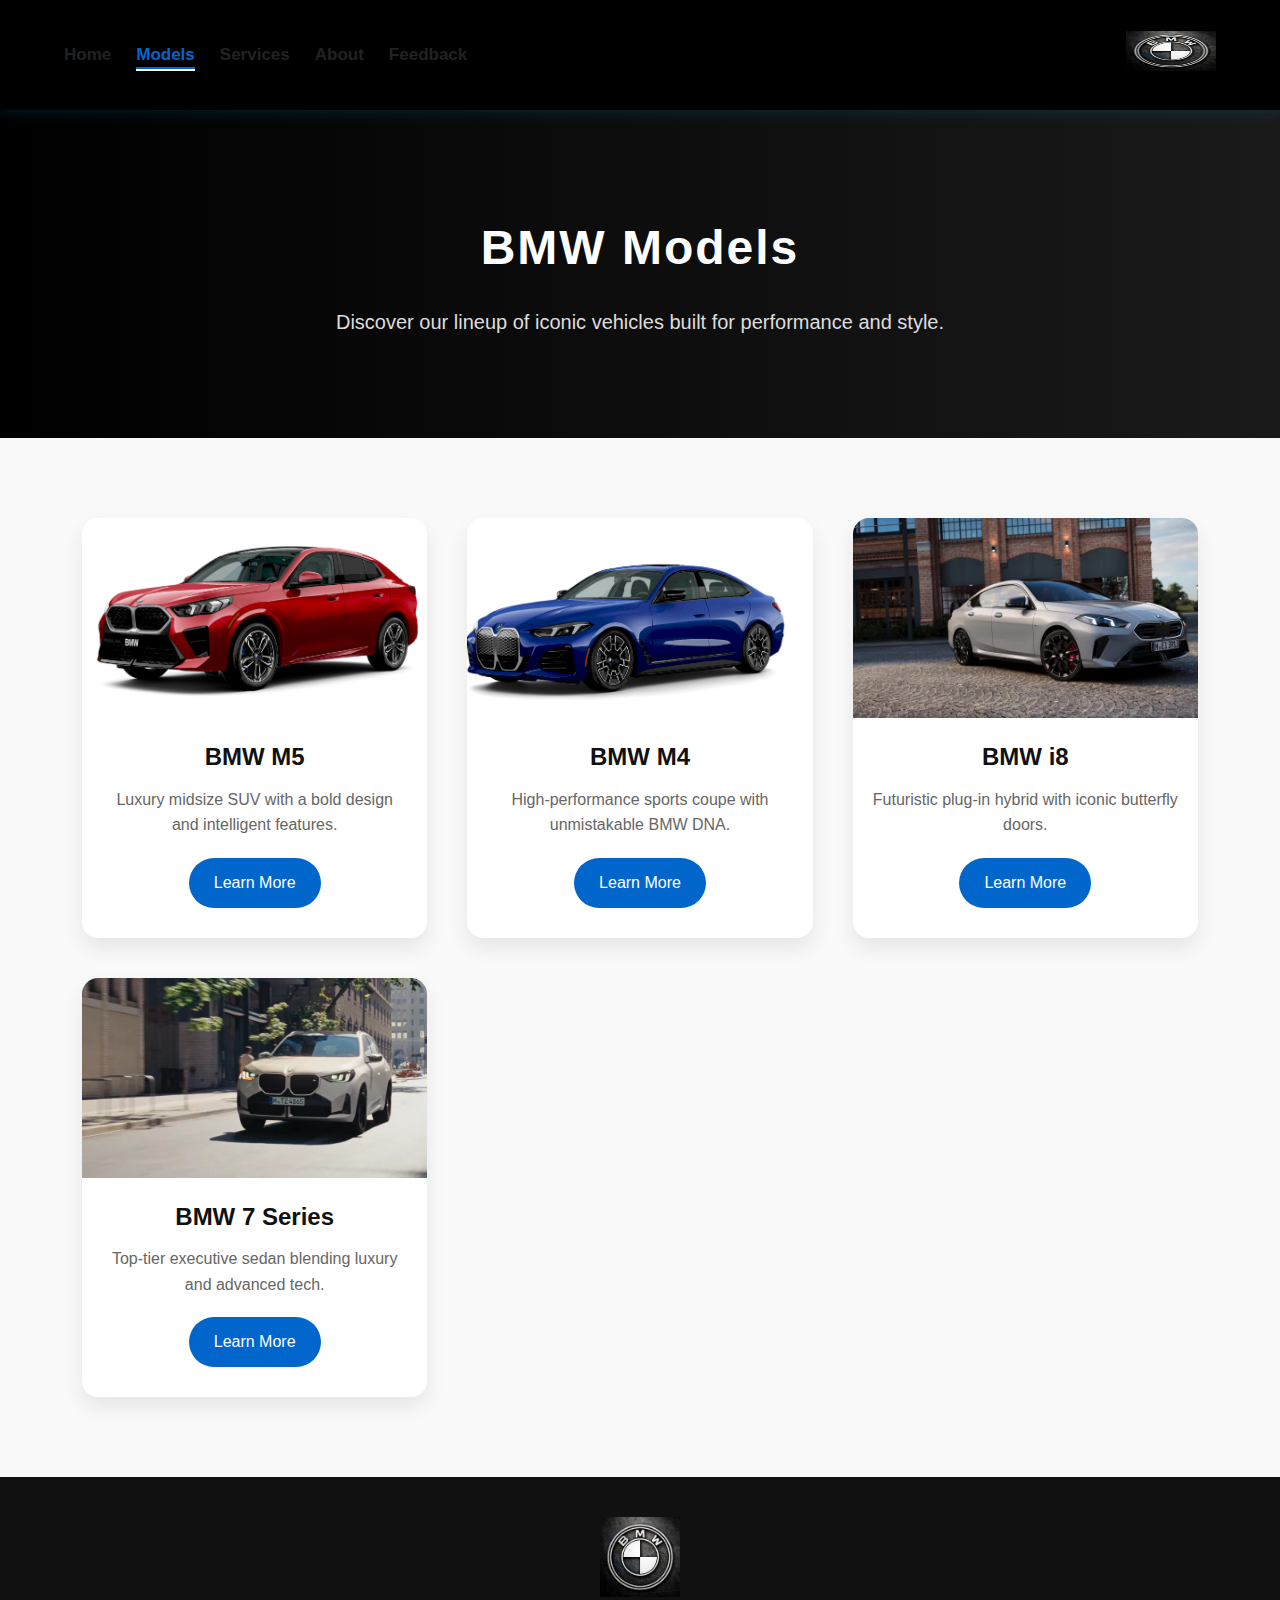
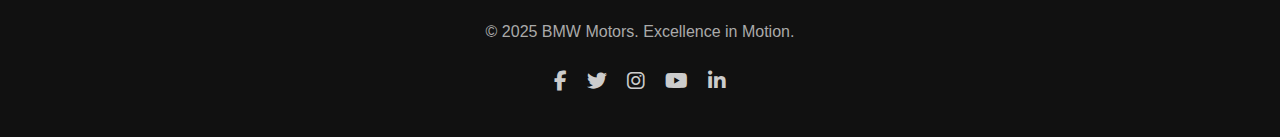
<file: models.html>
<!DOCTYPE html>
<html lang="en">
<head>
  <meta charset="UTF-8" />
  <meta name="viewport" content="width=device-width, initial-scale=1.0"/>
  <title>BMW | Models</title>
  <link rel="stylesheet" href="style.css" />
  <link rel="stylesheet" href="https://cdnjs.cloudflare.com/ajax/libs/font-awesome/6.5.0/css/all.min.css" />
</head>
<body>

  <!-- Header (same as other pages) -->
  <header class="header">
    <div class="container header-flex">
      <div class="nav-left">
        <nav>
          <ul class="nav-list">
            <li><a href="index.html">Home</a></li>
            <li><a href="models.html" class="active">Models</a></li>
            <li><a href="services.html">Services</a></li>
            <li><a href="about.html">About</a></li>
            <li><a href="feedback.html">Feedback</a></li>
          </ul>
        </nav>
      </div>
      <div class="nav-right">
        <img src="logo.jpg" alt="BMW Logo" class="logo" />
      </div>
    </div>
  </header>

  <!-- Hero -->
  <section class="models-hero">
    <div class="container">
      <h1 class="hero-title">BMW Models</h1>
      <p class="hero-subtitle">Discover our lineup of iconic vehicles built for performance and style.</p>
    </div>
  </section>

  <!-- Model Cards -->
  <section class="model-gallery">
    <div class="container model-cards">
      
      <div class="model-card">
        <img src="x2.webp" alt="BMW X5" />
        <h3>BMW M5</h3>
        <p>Luxury midsize SUV with a bold design and intelligent features.</p>
        <a href="learnmore.html" class="model-btn">Learn More</a>
      </div>

      <div class="model-card">
        <img src="m4.webp" alt="BMW M4" />
        <h3>BMW M4</h3>
        <p>High-performance sports coupe with unmistakable BMW DNA.</p>
        <a href="#" class="model-btn">Learn More</a>
      </div>

      <div class="model-card">
        <img src="f74_mp_stage_dsk_fb.webp" alt="BMW i8" />
        <h3>BMW i8</h3>
        <p>Futuristic plug-in hybrid with iconic butterfly doors.</p>
        <a href="#" class="model-btn">Learn More</a>
      </div>

      <div class="model-card">
        <img src="g45_ice_mp_home-teaser_dsk_fb_3to1.webp" alt="BMW 7 Series" />
        <h3>BMW 7 Series</h3>
        <p>Top-tier executive sedan blending luxury and advanced tech.</p>
        <a href="#" class="model-btn">Learn More</a>
      </div>

    </div>
  </section>

  <!-- Footer (reuse from home page) -->
  <footer class="site-footer">
    <div class="footer-container">
      <div class="footer-logo">
        <img src="logo.jpg" alt="BMW Logo">
      </div>
      <p class="footer-text">© 2025 BMW Motors. Excellence in Motion.</p>
      <div class="social-icons">
        <a href="https://www.facebook.com/BMW" target="_blank"><i class="fab fa-facebook-f"></i></a>
        <a href="https://twitter.com/BMW" target="_blank"><i class="fab fa-twitter"></i></a>
        <a href="https://www.instagram.com/bmw/" target="_blank"><i class="fab fa-instagram"></i></a>
        <a href="https://www.youtube.com/user/BMW" target="_blank"><i class="fab fa-youtube"></i></a>
        <a href="https://www.linkedin.com/company/bmwgroup/" target="_blank"><i class="fab fa-linkedin-in"></i></a>
      </div>
    </div>
  </footer>

</body>
</html>
</file>
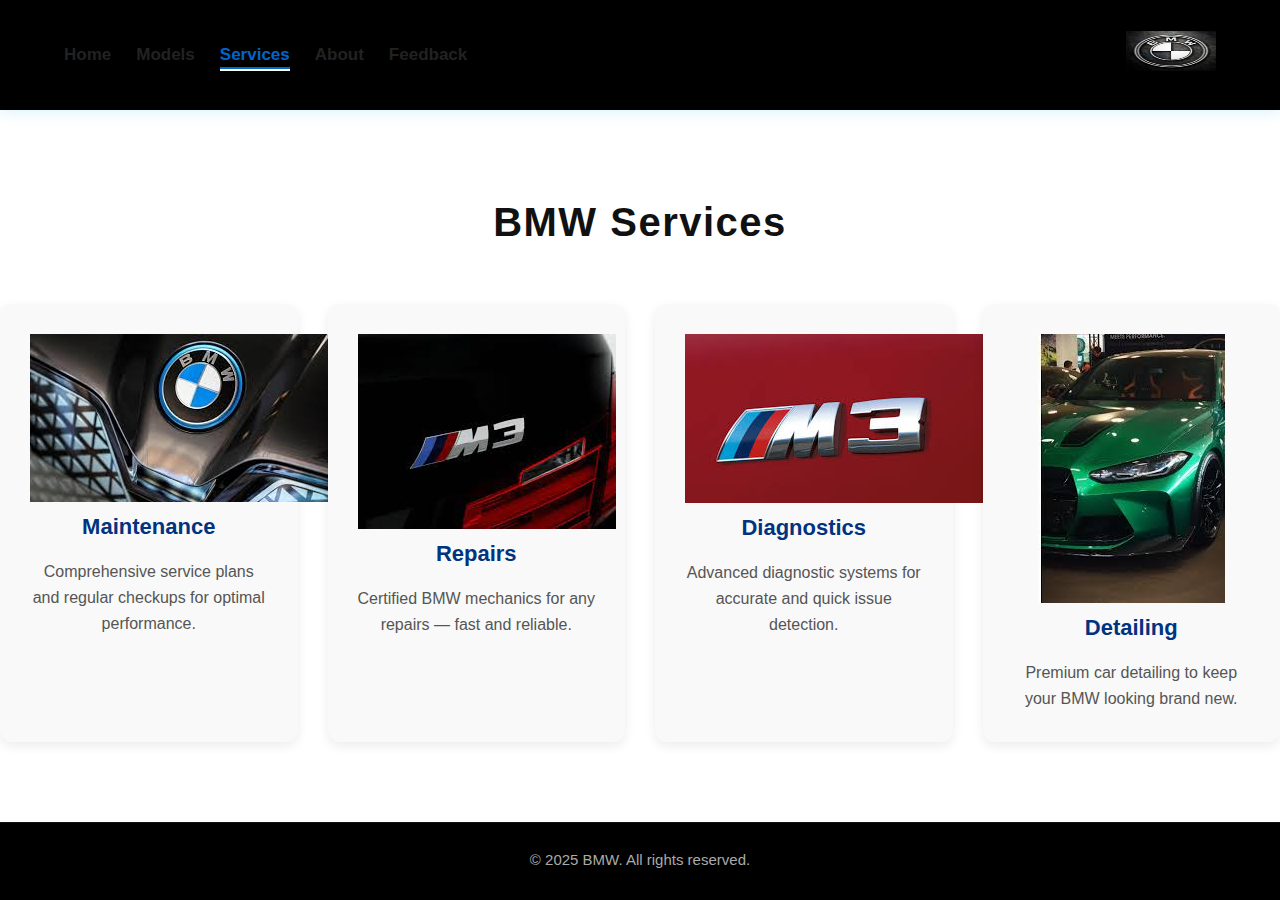
<file: services.html>
<!DOCTYPE html>
<html lang="en">
<head>
  <meta charset="UTF-8" />
  <meta name="viewport" content="width=device-width, initial-scale=1.0"/>
  <title>BMW | Services</title>
  <link rel="stylesheet" href="style.css" />

    
</head>
<body>
  <header class="header">
    <div class="container header-flex">
      <div class="nav-left">
        <nav>
          <ul class="nav-list">
            <li><a href="index.html">Home</a></li>
            <li><a href="models.html">Models</a></li>
            <li><a href="services.html" class="active">Services</a></li>
            <li><a href="about.html">About</a></li>
            <li><a href="feedback.html">Feedback</a></li>
          </ul>
        </nav>
      </div>
      <div class="nav-right">
        <img src="logo.jpg" alt="BMW Logo" class="logo" />
      </div>
    </div>
  </header>

  <section class="services-section">
    <h2 class="section-title">BMW Services</h2>
    <div class="services-grid">
      <div class="service-card" onclick="showServiceDetail('Maintenance')">
        <img src="images (1).jpeg" alt="Maintenance">
        <h3>Maintenance</h3>
        <p>Comprehensive service plans and regular checkups for optimal performance.</p>
      </div>
      <div class="service-card" onclick="showServiceDetail('Repairs')">
        <img src="images (3).jpeg" alt="Repairs">
        <h3>Repairs</h3>
        <p>Certified BMW mechanics for any repairs — fast and reliable.</p>
      </div>
      <div class="service-card" onclick="showServiceDetail('Diagnostics')">
        <img src="images (2).jpeg" alt="Diagnostics">
        <h3>Diagnostics</h3>
        <p>Advanced diagnostic systems for accurate and quick issue detection.</p>
      </div>
      <div class="service-card" onclick="showServiceDetail('Detailing')">
        <img src="download (1).jpeg" alt="Detailing">
        <h3>Detailing</h3>
        <p>Premium car detailing to keep your BMW looking brand new.</p>
      </div>
    </div>
  </section>

  <div id="serviceModal" class="modal hidden">
    <div class="modal-content">
      <span class="close-button" onclick="closeModal()">&times;</span>
      <h3 id="modalTitle">Service Title</h3>
      <p id="modalDescription">More information about the selected service will appear here.</p>
    </div>
  </div>

  <footer class="footer">
    <div class="container">
      <p>&copy; 2025 BMW. All rights reserved.</p>
    </div>
  </footer>

  <script>
    function showServiceDetail(serviceName) {
      const modal = document.getElementById("serviceModal");
      const modalTitle = document.getElementById("modalTitle");
      const modalDescription = document.getElementById("modalDescription");

      const serviceDetails = {
        "Maintenance": "Our certified BMW service technicians will ensure your vehicle stays in top condition with regular maintenance plans.",
        "Repairs": "From minor fixes to major overhauls, our BMW service centers offer professional repairs with genuine parts.",
        "Diagnostics": "Cutting-edge diagnostics technology helps detect issues early and ensure smooth performance.",
        "Detailing": "We offer interior and exterior detailing using BMW-approved materials and techniques for a pristine finish."
      };

      modalTitle.textContent = serviceName;
      modalDescription.textContent = serviceDetails[serviceName];
      modal.classList.remove("hidden");
    }

    function closeModal() {
      const modal = document.getElementById("serviceModal");
      modal.classList.add("hidden");
    }
  </script>
</body>
</html>
</file>
<file: style.css>
/* Global Reset */
* {
  margin: 0;
  padding: 0;
  box-sizing: border-box;
}

body {
  font-family: 'Segoe UI', sans-serif;
  background-color: #f4f4f4;
  color: #333;
  line-height: 1.6;
  overflow-x: hidden;
}

/* Container Utility */
.container {
  width: 90%;
  max-width: 1300px;
  margin: 0 auto;
}

/* Header */
.header {
  background-color: #fff;
  box-shadow: 0 2px 10px rgba(0, 0, 0, 0.1);
  position: sticky;
  top: 0;
  z-index: 10;
}

.header-flex {
  display: flex;
  justify-content: space-between;
  align-items: center;
  padding: 15px 0;
}

.nav-left ul {
  display: flex;
  gap: 25px;
  list-style: none;
}

.nav-left ul li a {
  text-decoration: none;
  font-size: 17px;
  font-weight: 600;
  color: #222;
  position: relative;
  padding-bottom: 5px;
  transition: all 0.3s ease;
}

.nav-left ul li a:hover,
.nav-left ul li a.active {
  color: #0066cc;
}

.nav-left ul li a::after {
  content: '';
  position: absolute;
  left: 0;
  bottom: 0;
  height: 2px;
  width: 0%;
  background-color: #0066cc;
  transition: width 0.3s ease;
}

.nav-left ul li a:hover::after,
.nav-left ul li a.active::after {
  width: 100%;
}

.logo {
  height: 60px;
  transition: transform 0.3s ease;
}

.logo:hover {
  transform: scale(1.05);
}

/* Video Background */
.video-background {
  position: relative;
  width: 100%;
  height: 100vh;
  overflow: hidden;
}

.video-background video {
  position: absolute;
  top: 0;
  left: 0;
  width: 100%;
  height: 100%;
  object-fit: cover;
  filter: brightness(60%);
  z-index: 1;
}

.video-overlay {
  position: absolute;
  top: 50%;
  left: 50%;
  transform: translate(-50%, -50%);
  z-index: 2;
  text-align: center;
}

.video-overlay h1 {
  color: rgba(255, 255, 255, 0.95);
  font-size: 4.2rem;
  font-weight: 900;
  letter-spacing: 4px;
  text-shadow: 0 0 30px rgba(255, 255, 255, 0.4);
  backdrop-filter: blur(6px);
  background: rgba(255, 255, 255, 0.05);
  padding: 30px 50px;
  border-radius: 12px;
}

/* Features */
.features {
  background-color: #fff;
  padding: 100px 0;
}

.section-title {
  font-size: 40px;
  font-weight: bold;
  text-align: center;
  margin-bottom: 50px;
  color: #111;
  letter-spacing: 1.5px;
}

.feature-cards {
  display: flex;
  flex-wrap: wrap;
  justify-content: center;
  gap: 30px;
}

.feature-card {
  background-color: #f8f9fa;
  padding: 30px;
  width: 300px;
  border-radius: 16px;
  box-shadow: 0 6px 20px rgba(0, 0, 0, 0.1);
  transition: transform 0.3s ease, box-shadow 0.3s ease;
  text-align: center;
}

.feature-card:hover {
  transform: translateY(-10px);
  box-shadow: 0 12px 30px rgba(0, 0, 0, 0.15);
}

.feature-card h3 {
  font-size: 24px;
  margin-bottom: 15px;
  color: #0066cc;
}

.feature-card p {
  font-size: 16px;
  color: #666;
}

/* Testimonials */
.testimonials {
  background-color: #f0f0f0;
  padding: 100px 0;
}

.testimonial-cards {
  display: flex;
  flex-wrap: wrap;
  justify-content: center;
  gap: 30px;
}

.testimonial-card {
  background-color: #fff;
  padding: 40px;
  width: 500px;
  border-radius: 16px;
  box-shadow: 0 6px 20px rgba(0, 0, 0, 0.1);
  transition: transform 0.3s ease;
}

.testimonial-card:hover {
  transform: scale(1.02);
}

.testimonial-text {
  font-size: 18px;
  font-style: italic;
  color: #444;
  margin-bottom: 20px;
}

.testimonial-author {
  font-size: 16px;
  font-weight: 600;
  color: #222;
  text-align: right;
}

/* Footer */
.footer {
  background-color: #111;
  color: #eee;
  text-align: center;
  padding: 25px 0;
}

.footer p {
  font-size: 15px;
}

/* Responsive */
@media (max-width: 1024px) {
  .feature-cards,
  .testimonial-cards {
    flex-direction: column;
    align-items: center;
  }

  .feature-card,
  .testimonial-card {
    width: 90%;
  }

  .video-overlay h1 {
    font-size: 3rem;
  }
}
.models-section {
  background-color: #ffffff;
  padding: 100px 0;
}

.model-gallery {
  display: grid;
  grid-template-columns: repeat(auto-fit, minmax(280px, 1fr));
  gap: 30px;
}

.model-card {
  position: relative;
  overflow: hidden;
  border-radius: 16px;
  box-shadow: 0 8px 25px rgba(0, 0, 0, 0.1);
  transition: transform 0.4s ease, box-shadow 0.3s ease;
}

.model-card img {
  width: 100%;
  height: auto;
  display: block;
  transition: transform 0.4s ease;
}

.model-card:hover {
  transform: translateY(-10px);
  box-shadow: 0 14px 35px rgba(0, 0, 0, 0.2);
}

.model-card:hover img {
  transform: scale(1.05);
}

.model-info {
  position: absolute;
  bottom: 0;
  width: 100%;
  background: rgba(0, 0, 0, 0.6);
  color: #fff;
  padding: 15px;
  text-align: center;
  opacity: 0;
  transition: opacity 0.4s ease;
}

.model-card:hover .model-info {
  opacity: 1;
}

.model-info h3 {
  margin: 0;
  font-size: 20px;
  font-weight: 600;
}
.site-footer {
  background-color: #111;
  color: #ccc;
  padding: 40px 20px;
  text-align: center;
}

.footer-container {
  max-width: 1200px;
  margin: 0 auto;
}

.footer-logo img {
  width: 80px;
  margin-bottom: 15px;
}

.footer-text {
  font-size: 16px;
  margin-bottom: 20px;
  color: #aaa;
}

.social-icons {
  display: flex;
  justify-content: center;
  gap: 20px;
}

.social-icons a {
  color: #ccc;
  font-size: 20px;
  transition: color 0.3s ease, transform 0.3s ease;
}

.social-icons a:hover {
  color: #fff;
  transform: scale(1.2);
}
/* ===== MODELS PAGE STYLING ===== */

/* Models Hero Section */
.models-hero {
  background: linear-gradient(to right, #000000, #1a1a1a);
  color: #fff;
  text-align: center;
  padding: 100px 20px;
}

.models-hero .hero-title {
  font-size: 48px;
  font-weight: 800;
  margin-bottom: 20px;
  letter-spacing: 2px;
}

.models-hero .hero-subtitle {
  font-size: 20px;
  color: #ddd;
}

/* Model Cards Section */
.model-gallery {
  background-color: #f9f9f9;
  padding: 80px 20px;
}

.model-cards {
  display: grid;
  grid-template-columns: repeat(auto-fit, minmax(280px, 1fr));
  gap: 40px;
  max-width: 1200px;
  margin: auto;
}

.model-card {
  background-color: #fff;
  border-radius: 16px;
  box-shadow: 0 10px 20px rgba(0, 0, 0, 0.08);
  overflow: hidden;
  transition: transform 0.3s ease, box-shadow 0.3s ease;
  text-align: center;
  display: flex;
  flex-direction: column;
  justify-content: space-between;
}

.model-card:hover {
  transform: translateY(-10px);
  box-shadow: 0 12px 28px rgba(0, 0, 0, 0.15);
}

.model-card img {
  width: 100%;
  height: 200px;
  object-fit: cover;
}

.model-card h3 {
  font-size: 24px;
  margin: 20px 0 10px;
  color: #111;
}

.model-card p {
  padding: 0 20px;
  color: #666;
  font-size: 16px;
  margin-bottom: 20px;
}

.model-btn {
  display: inline-block;
  margin: 0 auto 30px;
  padding: 12px 25px;
  background-color: #0066cc;
  color: #fff;
  border-radius: 25px;
  font-size: 16px;
  text-decoration: none;
  transition: background-color 0.3s ease;
}

.model-btn:hover {
  background-color: #004b99;
}

/* Responsive Fixes */
@media (max-width: 768px) {
  .models-hero .hero-title {
    font-size: 36px;
  }

  .models-hero .hero-subtitle {
    font-size: 18px;
  }

  .model-btn {
    font-size: 14px;
  }
}
/* Learn More Hero Section */
.learn-hero {
  height: 80vh;
  background-size: cover;
  background-position: center;
  position: relative;
  display: flex;
  align-items: center;
  justify-content: center;
}

.learn-hero .overlay {
  background-color: rgba(0, 0, 0, 0.5);
  padding: 60px 40px;
  border-radius: 12px;
}

.learn-title {
  font-size: 64px;
  font-weight: 900;
  color: #fff;
  text-shadow: 0 4px 12px rgba(0, 0, 0, 0.6);
  text-align: center;
}

/* Car Details Section */
.car-details {
  background-color: #fff;
  padding: 80px 20px;
}

.car-details .container {
  max-width: 1000px;
  margin: 0 auto;
}

.car-details h2 {
  font-size: 36px;
  font-weight: 700;
  margin-bottom: 20px;
  color: #0a0a0a;
}

.car-details p {
  font-size: 18px;
  line-height: 1.7;
  color: #555;
  margin-bottom: 30px;
}

/* Specs List */
.spec-list {
  list-style: none;
  padding-left: 0;
  margin-bottom: 40px;
}

.spec-list li {
  font-size: 16px;
  margin-bottom: 12px;
  border-left: 4px solid #0066cc;
  padding-left: 12px;
  color: #333;
}

/* Embedded Video */
.video-container {
  margin-bottom: 50px;
  border-radius: 10px;
  overflow: hidden;
  box-shadow: 0 6px 20px rgba(0, 0, 0, 0.15);
}

/* Back Button */
.back-btn {
  display: inline-block;
  padding: 12px 25px;
  background-color: #0066cc;
  color: #fff;
  text-decoration: none;
  font-size: 16px;
  border-radius: 6px;
  transition: background-color 0.3s ease;
}

.back-btn:hover {
  background-color: #004b99;
}

/* Responsive */
@media (max-width: 768px) {
  .learn-title {
    font-size: 40px;
  }

  .car-details h2 {
    font-size: 28px;
  }

  .car-details p,
  .spec-list li {
    font-size: 16px;
  }

  .video-container iframe {
    height: 250px;
  }
}
.services-section {
  background: #fff;
  padding: 80px 0;
}

.services-grid {
  display: grid;
  grid-template-columns: repeat(auto-fit, minmax(260px, 1fr));
  gap: 30px;
  margin-top: 40px;
}

.service-card {
  background: #f9f9f9;
  padding: 30px;
  border-radius: 12px;
  box-shadow: 0 4px 12px rgba(0, 0, 0, 0.08);
  text-align: center;
  transition: transform 0.3s ease, box-shadow 0.3s ease;
  cursor: pointer;
}

.service-card:hover {
  transform: translateY(-10px);
  box-shadow: 0 8px 20px rgba(0, 0, 0, 0.15);
}

.service-card h3 {
  font-size: 22px;
  color: #003380;
  margin-bottom: 15px;
}

.service-card p {
  font-size: 16px;
  color: #555;
}

/* Modal Styling */
.modal {
  position: fixed;
  top: 0;
  left: 0;
  width: 100%;
  height: 100%;
  background-color: rgba(0,0,0,0.6);
  display: flex;
  align-items: center;
  justify-content: center;
  z-index: 1000;
}

.modal.hidden {
  display: none;
}

.modal-content {
  background-color: #fff;
  padding: 40px;
  border-radius: 10px;
  width: 90%;
  max-width: 500px;
  position: relative;
  animation: fadeIn 0.3s ease-in-out;
}

.close-button {
  position: absolute;
  top: 20px;
  right: 30px;
  font-size: 24px;
  color: #333;
  cursor: pointer;
}

@keyframes fadeIn {
  from { opacity: 0; transform: translateY(20px); }
  to { opacity: 1; transform: translateY(0); }
}

/* Reset */
* {
  margin: 0;
  padding: 0;
  box-sizing: border-box;
}

/* Body Styling */
body {
  font-family: 'Poppins', sans-serif;
  background-color: #000;
  color: #fff;
  overflow-x: hidden;
  line-height: 1.6;
}

/* Header */
.header {
  background: rgba(0, 0, 0, 0.95);
  padding: 20px 0;
  position: sticky;
  top: 0;
  z-index: 1000;
  box-shadow: 0 0 15px rgba(0, 170, 255, 0.2);
}

.header-flex {
  width: 90%;
  margin: auto;
  display: flex;
  justify-content: space-between;
  align-items: center;
}

.nav-list {
  display: flex;
  gap: 25px;
  list-style: none;
}

.nav-list li a {
  text-decoration: none;
  color: #ccc;
  font-size: 17px;
  transition: color 0.3s ease;
  position: relative;
}

.nav-list li a::after {
  content: '';
  position: absolute;
  left: 0;
  bottom: -6px;
  width: 0%;
  height: 2px;
  background: #00aaff;
  transition: 0.3s ease;
}

.nav-list li a:hover,
.nav-list li a.active {
  color: #00aaff;
}

.nav-list li a:hover::after,
.nav-list li a.active::after {
  width: 100%;
}

.logo {
  width: 90px;
  transition: transform 0.3s ease-in-out;
}

.logo:hover {
  transform: scale(1.1);
}

/* Video Hero Section */
.video-background {
  position: relative;
  width: 100vw;
  height: 100vh;
  overflow: hidden;
}

.video-background video {
  position: absolute;
  width: 100%;
  height: 100%;
  object-fit: cover;
  filter: brightness(40%);
  z-index: 1;
}

.video-overlay {
  position: absolute;
  top: 50%;
  left: 50%;
  transform: translate(-50%, -50%);
  z-index: 2;
  text-align: center;
  backdrop-filter: blur(4px);
  padding: 40px 60px;
  border-radius: 20px;
}

.video-overlay h1 {
  font-size: 4.5rem;
  font-weight: 900;
  letter-spacing: 5px;
  text-shadow: 0 0 15px rgba(0, 170, 255, 0.6);
  animation: fadeInDown 1s ease-out;
  color: #fff;
}

/* About Content */
.about-content {
  padding: 100px 20px;
  background: linear-gradient(to bottom, #000 70%, #05141e 100%);
  display: flex;
  flex-direction: column;
  gap: 60px;
  animation: fadeIn 1.2s ease forwards;
}

.about-section {
  max-width: 1100px;
  margin: auto;
  background-color: rgba(255, 255, 255, 0.04);
  padding: 40px;
  border-radius: 20px;
  box-shadow: 0 0 25px rgba(0, 170, 255, 0.1);
  backdrop-filter: blur(5px);
  transition: all 0.3s ease;
}

.about-section:hover {
  transform: translateY(-8px);
  box-shadow: 0 0 30px rgba(0, 170, 255, 0.25);
}

.about-section h2 {
  font-size: 2.5rem;
  margin-bottom: 20px;
  border-bottom: 2px solid #00aaff;
  display: inline-block;
  padding-bottom: 6px;
  color: #00aaff;
}

.about-section p {
  font-size: 18px;
  color: #dcdcdc;
  line-height: 1.8;
}

/* Footer */
.footer {
  background-color: #000;
  text-align: center;
  padding: 25px;
  color: #aaa;
  font-size: 15px;
  border-top: 1px solid #111;
}

/* Animations */
@keyframes fadeIn {
  0% { opacity: 0; transform: translateY(30px); }
  100% { opacity: 1; transform: translateY(0); }
}

@keyframes fadeInDown {
  0% { opacity: 0; transform: translateY(-40px); }
  100% { opacity: 1; transform: translateY(0); }
}

/* Responsive */
@media (max-width: 768px) {
  .video-overlay h1 {
    font-size: 2.8rem;
  }

  .header-flex {
    flex-direction: column;
    gap: 15px;
  }

  .about-section {
    padding: 25px;
  }

  .nav-list {
    flex-wrap: wrap;
    gap: 15px;
  }

  .logo {
    width: 70px;
  }
}
/* Reset */
* {
  margin: 0;
  padding: 0;
  box-sizing: border-box;
}

body {
  font-family: 'Orbitron', sans-serif;
  background-color: #000;
  color: #fff;
}

.header {
  background-color: rgba(0, 0, 0, 0.8);
  padding: 1rem 0;
  position: relative;
  z-index: 10;
}

.nav-list {
  list-style: none;
  display: flex;
  gap: 1.5rem;
}

.nav-list a {
  color: #fff;
  text-decoration: none;
  font-weight: 500;
}

.nav-list a.active {
  border-bottom: 2px solid #fff;
}

.logo {
  height: 40px;
}

/* Hero Section with Video */
.hero-video {
  position: relative;
  height: 100vh;
  width: 100%;
  overflow: hidden;
}

#bg-video {
  position: absolute;
  top: 0;
  left: 0;
  width: 100%;
  height: 100%;
  object-fit: cover;
  z-index: -1;
}

.hero-text {
  position: absolute;
  top: 50%;
  left: 50%;
  transform: translate(-50%, -50%);
  text-align: center;
  color: #fff;
  z-index: 1;
  animation: fadeIn 2s ease-in-out;
}

.hero-text h1 {
  font-size: 3.5rem;
  margin-bottom: 1rem;
}

.hero-text p {
  font-size: 1.5rem;
  color: #ccc;
}

/* Simple fade-in animation */
@keyframes fadeIn {
  0% { opacity: 0; transform: translate(-50%, -60%); }
  100% { opacity: 1; transform: translate(-50%, -50%); }
}
.feedback-form-section {
  background: #111;
  padding: 4rem 1rem;
  text-align: center;
}

.form-title {
  font-size: 2.5rem;
  margin-bottom: 2rem;
  color: #fff;
}

.feedback-form {
  max-width: 600px;
  margin: 0 auto;
  display: flex;
  flex-direction: column;
  gap: 1.2rem;
}

.feedback-form input,
.feedback-form textarea {
  padding: 1rem;
  border: none;
  border-radius: 5px;
  font-size: 1rem;
}

.feedback-form input:focus,
.feedback-form textarea:focus {
  outline: 2px solid #0077ff;
  background-color: #222;
  color: #fff;
}

.feedback-form button {
  padding: 1rem;
  background-color: #0077ff;
  color: #fff;
  border: none;
  font-size: 1rem;
  border-radius: 5px;
  cursor: pointer;
  transition: background-color 0.3s ease;
}

.feedback-form button:hover {
  background-color: #005bb5;
}
.modal {
  display: none;
  position: fixed;
  z-index: 1000;
  left: 0; top: 0;
  width: 100%; height: 100%;
  background-color: rgba(0, 0, 0, 0.7);
  justify-content: center;
  align-items: center;
}

.modal-content {
  background-color: #fff;
  padding: 2rem;
  text-align: center;
  border-radius: 8px;
  width: 90%;
  max-width: 400px;
  animation: fadeIn 0.4s ease;
}

.modal-content h2 {
  color: #0077ff;
  margin-bottom: 1rem;
}

.modal-content button {
  padding: 0.8rem 1.5rem;
  background-color: #0077ff;
  color: white;
  border: none;
  border-radius: 5px;
  cursor: pointer;
}

.modal-content button:hover {
  background-color: #005bb5;
}

@keyframes fadeIn {
  from { opacity: 0; transform: scale(0.8); }
  to { opacity: 1; transform: scale(1); }
}
</file>
